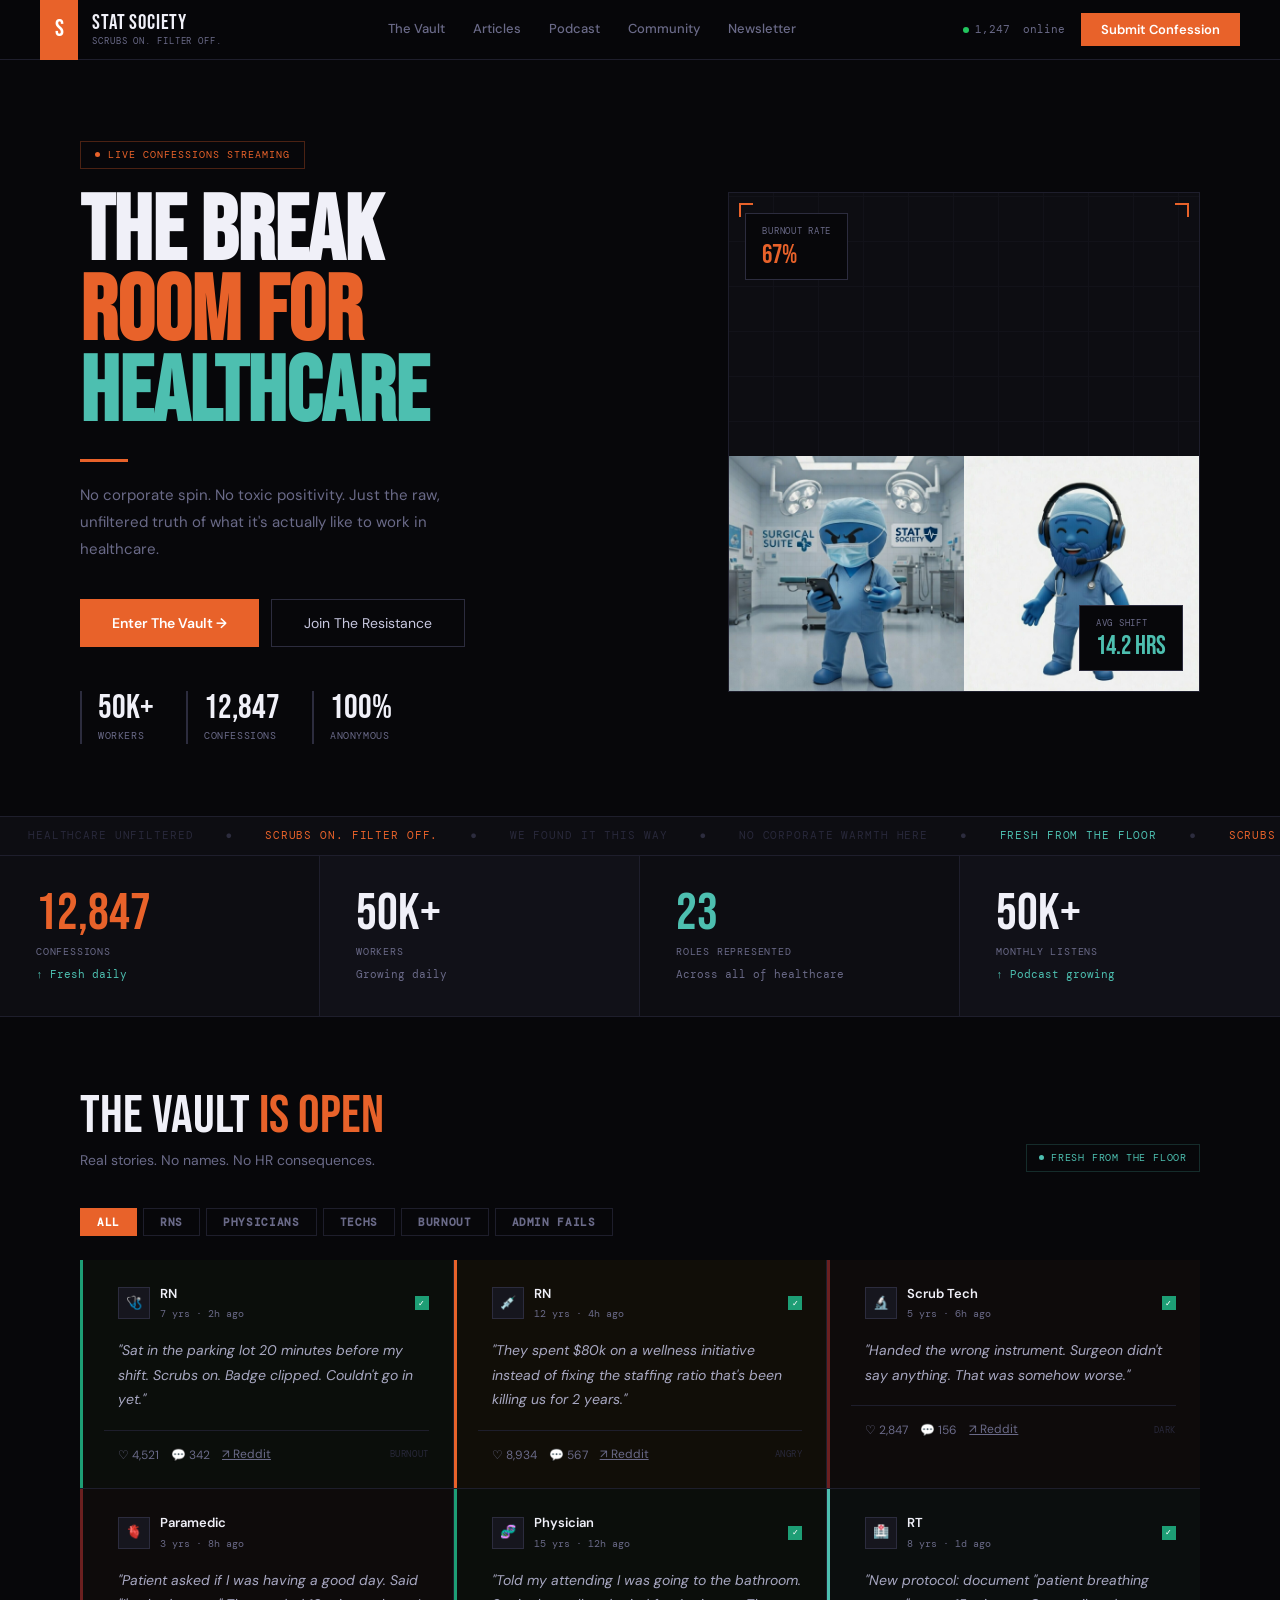
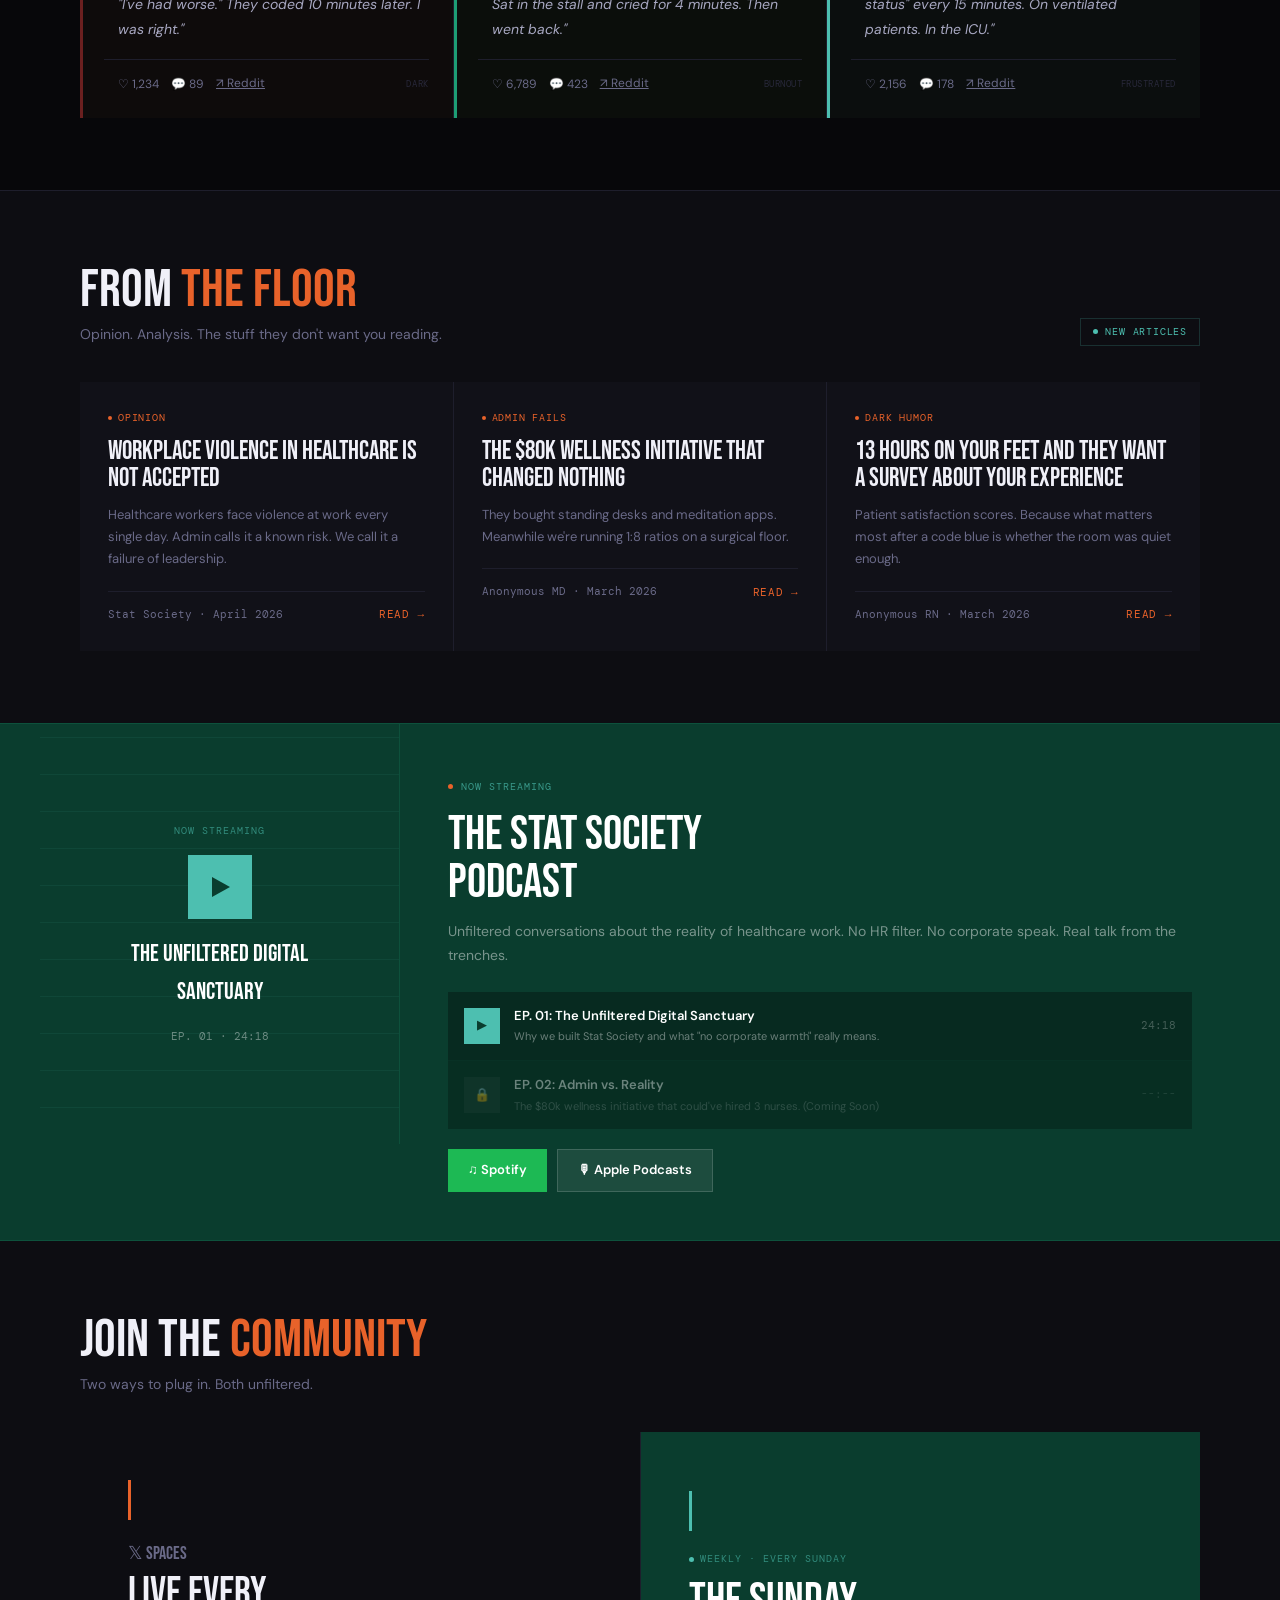
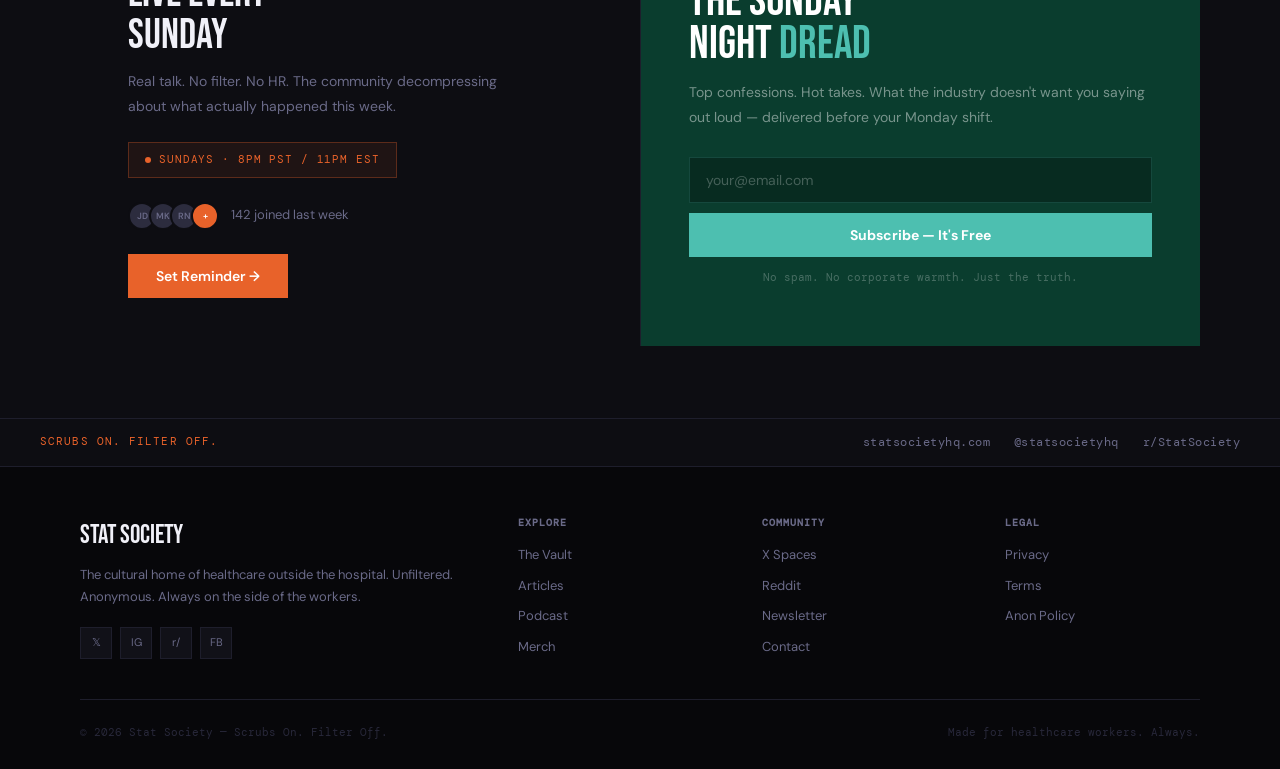
<file: index.html>
<!DOCTYPE html>
<html lang="en">
<head>
  <meta charset="UTF-8">
  <meta name="viewport" content="width=device-width, initial-scale=1.0">
  <title>Stat Society | Scrubs On. Filter Off.</title>
  <meta name="description" content="The break room for all of healthcare. No corporate spin. No toxic positivity. Real voices. Real medicine. No filter.">
  <meta property="og:title" content="Stat Society | Scrubs On. Filter Off.">
  <meta property="og:description" content="The break room for all of healthcare. Unfiltered. Anonymous. Always on the side of the workers.">
  <meta property="og:type" content="website">
  <meta name="twitter:card" content="summary_large_image">
  <link rel="icon" type="image/png" href="assets/icons/logo-round.png">
  <link rel="stylesheet" href="css/style.css">
  <link rel="preconnect" href="https://fonts.googleapis.com">
  <link rel="preconnect" href="https://fonts.gstatic.com" crossorigin>
  <link href="https://fonts.googleapis.com/css2?family=Bebas+Neue&family=DM+Sans:ital,wght@0,400;0,500;0,600;1,400&family=DM+Mono:wght@400;500&display=swap" rel="stylesheet">
</head>
<body>

  <!-- NAV -->
  <nav id="nav">
    <div class="logo">
      <div class="logo-sq">S</div>
      <div class="logo-text">
        <div class="logo-name">Stat Society</div>
        <div class="logo-tag">Scrubs On. Filter Off.</div>
      </div>
    </div>
    <div class="nav-links">
      <a href="#vault">The Vault</a>
      <a href="#articles">Articles</a>
      <a href="#podcast">Podcast</a>
      <a href="#community">Community</a>
      <a href="#newsletter">Newsletter</a>
    </div>
    <div class="nav-right">
      <div class="online-count">
        <div class="dot-live"></div>
        <span id="online-num">1,247</span>&nbsp;online
      </div>
      <button class="btn-nav" onclick="openConfessionModal()">Submit Confession</button>
    </div>
  </nav>

  <!-- HERO -->
  <section class="hero-section">
    <div class="hero-wrap">
      <div class="hero-left">
        <div class="hero-eyebrow">
          <div class="eyebrow-dot"></div>
          <span>Live Confessions Streaming</span>
        </div>
        <h1>
          <span class="h1-l1">The Break</span>
          <span class="h1-l2">Room For</span>
          <span class="h1-l3">Healthcare</span>
        </h1>
        <div class="hero-rule"></div>
        <p class="hero-sub">No corporate spin. No toxic positivity. Just the raw, unfiltered truth of what it's actually like to work in healthcare.</p>
        <div class="hero-ctas">
          <button class="cta-primary" onclick="document.getElementById('vault').scrollIntoView({behavior:'smooth'})">Enter The Vault →</button>
          <button class="cta-ghost" onclick="document.getElementById('newsletter').scrollIntoView({behavior:'smooth'})">Join The Resistance</button>
        </div>
        <div class="hero-nums">
          <div class="hnum"><div class="hnum-n">50K+</div><div class="hnum-l">Workers</div></div>
          <div class="hnum"><div class="hnum-n" id="confession-hero-count">12,847</div><div class="hnum-l">Confessions</div></div>
          <div class="hnum"><div class="hnum-n">100%</div><div class="hnum-l">Anonymous</div></div>
        </div>
      </div>
      <div class="hero-right">
        <div class="mascot-bg">
          <div class="mascot-grid-overlay"></div>
          <div class="corner cm-tl"></div><div class="corner cm-tr"></div>
          <div class="corner cm-bl"></div><div class="corner cm-br"></div>
          <div class="mascot-slots">
            <div class="mslot"><img src="assets/images/dr-blue.jpg" alt="Dr. Blue"></div>
            <div class="mslot"><img src="assets/images/dr-beard.jpg" alt="Dr. Beard"></div>
          </div>
          <div class="mstat mstat-tl">
            <div class="mstat-l">Burnout Rate</div>
            <div class="mstat-v orange">67%</div>
          </div>
          <div class="mstat mstat-br">
            <div class="mstat-l">Avg Shift</div>
            <div class="mstat-v teal">14.2 hrs</div>
          </div>
        </div>
      </div>
    </div>
  </section>

  <!-- TICKER -->
  <div class="ticker">
    <div class="ticker-track">
      <span class="ti">Healthcare Unfiltered</span><span class="ti sep">●</span>
      <span class="ti hot">Scrubs On. Filter Off.</span><span class="ti sep">●</span>
      <span class="ti">We Found It This Way</span><span class="ti sep">●</span>
      <span class="ti">No Corporate Warmth Here</span><span class="ti sep">●</span>
      <span class="ti teal">Fresh From The Floor</span><span class="ti sep">●</span>
      <span class="ti hot">Scrubs On. Filter Off.</span><span class="ti sep">●</span>
      <span class="ti">Side Of The Workers Always</span><span class="ti sep">●</span>
      <span class="ti">Now Podcasting</span><span class="ti sep">●</span>
      <span class="ti teal">Fresh From The Floor</span><span class="ti sep">●</span>
      <span class="ti hot">Scrubs On. Filter Off.</span><span class="ti sep">●</span>
      <span class="ti">Healthcare Unfiltered</span><span class="ti sep">●</span>
      <span class="ti hot">Scrubs On. Filter Off.</span><span class="ti sep">●</span>
      <span class="ti">We Found It This Way</span><span class="ti sep">●</span>
      <span class="ti">No Corporate Warmth Here</span><span class="ti sep">●</span>
      <span class="ti teal">Fresh From The Floor</span><span class="ti sep">●</span>
      <span class="ti hot">Scrubs On. Filter Off.</span><span class="ti sep">●</span>
      <span class="ti">Side Of The Workers Always</span><span class="ti sep">●</span>
      <span class="ti">Now Podcasting</span><span class="ti sep">●</span>
      <span class="ti teal">Fresh From The Floor</span><span class="ti sep">●</span>
      <span class="ti hot">Scrubs On. Filter Off.</span><span class="ti sep">●</span>
    </div>
  </div>

  <!-- STATS BAR -->
  <div class="stats-row">
    <div class="scell"><div class="sn orange" id="stat-confessions">12,847</div><div class="sl">Confessions</div><div class="sd teal">↑ Fresh daily</div></div>
    <div class="scell alt"><div class="sn">50K+</div><div class="sl">Workers</div><div class="sd muted">Growing daily</div></div>
    <div class="scell"><div class="sn teal">23</div><div class="sl">Roles Represented</div><div class="sd muted">Across all of healthcare</div></div>
    <div class="scell alt"><div class="sn">50K+</div><div class="sl">Monthly Listens</div><div class="sd teal">↑ Podcast growing</div></div>
  </div>

  <!-- CONFESSIONS VAULT -->
  <section class="vault-section" id="vault">
    <div class="wrap">
      <div class="sec-head">
        <div>
          <div class="sec-title">The Vault <em>Is Open</em></div>
          <div class="sec-sub">Real stories. No names. No HR consequences.</div>
        </div>
        <div class="fresh-tag"><div class="fresh-dot"></div>Fresh From The Floor</div>
      </div>
      <div class="filters" id="filters">
        <button class="fb on" onclick="filterConfessions(this,'all')">All</button>
        <button class="fb" onclick="filterConfessions(this,'rn')">RNs</button>
        <button class="fb" onclick="filterConfessions(this,'md')">Physicians</button>
        <button class="fb" onclick="filterConfessions(this,'tech')">Techs</button>
        <button class="fb" onclick="filterConfessions(this,'burnout')">Burnout</button>
        <button class="fb" onclick="filterConfessions(this,'admin')">Admin Fails</button>
      </div>
      <div id="confessions-loading" class="loading-state">
        <div class="loading-dots"><span></span><span></span><span></span></div>
        <p>Loading from the floor...</p>
      </div>
      <div class="cgrid" id="confessions-grid"></div>
      <button class="load-more-btn" id="load-more" onclick="loadMore()" style="display:none;">Load More Confessions ↓</button>
    </div>
  </section>

  <!-- ARTICLES -->
  <section class="articles-section" id="articles">
    <div class="wrap">
      <div class="sec-head">
        <div>
          <div class="sec-title">From <em>The Floor</em></div>
          <div class="sec-sub">Opinion. Analysis. The stuff they don't want you reading.</div>
        </div>
        <div class="fresh-tag"><div class="fresh-dot"></div>New Articles</div>
      </div>
      <div id="articles-loading" class="loading-state">
        <div class="loading-dots"><span></span><span></span><span></span></div>
        <p>Loading articles...</p>
      </div>
      <div class="articles-grid" id="articles-grid"></div>
    </div>
  </section>

  <!-- ARTICLE MODAL -->
  <div class="article-modal-overlay" id="article-modal" onclick="closeArticleModal(event)">
    <div class="article-modal">
      <button class="article-modal-close" onclick="closeArticleModal()">✕</button>
      <div class="article-modal-tag" id="modal-tag"></div>
      <div class="article-modal-title" id="modal-title"></div>
      <div class="article-modal-meta" id="modal-meta"></div>
      <div class="article-modal-body" id="modal-body"></div>
    </div>
  </div>

  <!-- PODCAST -->
  <section class="pod-section" id="podcast">
    <div class="pod-inner">
      <div class="pod-cover">
        <div class="pod-cover-grid"></div>
        <div class="pod-tag-txt">Now Streaming</div>
        <div class="pod-play" id="pod-play-btn" onclick="togglePlayer()">
          <div class="play-tri"></div>
        </div>
        <div class="pod-ep-title" id="pod-featured-title">The Unfiltered Digital Sanctuary</div>
        <div class="pod-host-txt" id="pod-featured-host">Hosted by Dr. Beard</div>
        <!-- Spotify embed player — swap YOUR_EPISODE_ID -->
        <div class="pod-player-embed" id="pod-embed" style="display:none;">
          <iframe id="spotify-embed"
            src=""
            allow="autoplay; clipboard-write; encrypted-media; fullscreen; picture-in-picture"
            loading="lazy">
          </iframe>
        </div>
      </div>
      <div class="pod-right">
        <div class="pod-eyebrow"><div class="eyebrow-dot"></div><span>Now Streaming</span></div>
        <div class="pod-big-title">The Stat Society<br>Podcast</div>
        <div class="pod-sub">Unfiltered conversations about the reality of healthcare work. No HR filter. No corporate speak. Real talk from the trenches.</div>
        <div class="ep-list" id="episodes-list">
          <div class="loading-state" style="padding:20px;">
            <div class="loading-dots"><span></span><span></span><span></span></div>
          </div>
        </div>
        <div class="plat-row">
          <a class="plat-btn spotify" id="spotify-link" href="#" target="_blank">♫ Spotify</a>
          <a class="plat-btn apple" id="apple-link" href="#" target="_blank">🎙 Apple Podcasts</a>
        </div>
      </div>
    </div>
  </section>

  <!-- COMMUNITY -->
  <section class="comm-section" id="community">
    <div class="wrap">
      <div class="sec-head">
        <div>
          <div class="sec-title">Join The <em>Community</em></div>
          <div class="sec-sub">Two ways to plug in. Both unfiltered.</div>
        </div>
      </div>
      <div class="comm-grid">
        <div class="spaces-card">
          <div class="spaces-platform">𝕏 Spaces</div>
          <div class="spaces-title">Live Every<br>Sunday</div>
          <div class="spaces-sub">Real talk. No filter. No HR. The community decompressing about what actually happened this week.</div>
          <div class="time-chip"><div class="time-dot"></div><div class="time-txt">Sundays · 8PM PST / 11PM EST</div></div>
          <div class="av-row">
            <div class="avs">
              <div class="av">JD</div><div class="av">MK</div><div class="av">RN</div><div class="av hot">+</div>
            </div>
            <div class="av-txt">142 joined last week</div>
          </div>
          <button class="btn-orange" onclick="showToast('Reminder set — Sundays 8PM PST! 🎙')">Set Reminder →</button>
        </div>
        <div class="nl-card" id="newsletter">
          <div class="nl-eyebrow"><div class="nl-dot"></div>Weekly · Every Sunday</div>
          <div class="nl-title">The Sunday<br>Night <em>Dread</em></div>
          <div class="nl-sub">Top confessions. Hot takes. What the industry doesn't want you saying out loud — delivered before your Monday shift.</div>
          <form class="nl-form" onsubmit="handleNewsletterSubmit(event)">
            <input class="nl-inp" type="email" placeholder="your@email.com" required>
            <button class="nl-btn" type="submit">Subscribe — It's Free</button>
          </form>
          <div class="nl-fine">No spam. No corporate warmth. Just the truth.</div>
        </div>
      </div>
    </div>
  </section>

  <!-- FOOTER -->
  <footer>
    <div class="footer-top-bar">
      <div class="ftb-motto">Scrubs On. Filter Off.</div>
      <div class="ftb-links">
        <a href="https://statsocietyhq.com" target="_blank">statsocietyhq.com</a>
        <a href="https://instagram.com/statsocietyhq" target="_blank">@statsocietyhq</a>
        <a href="https://reddit.com/r/StatSociety" target="_blank">r/StatSociety</a>
      </div>
    </div>
    <div class="footer-inner">
      <div class="footer-grid">
        <div class="ft-brand">
          <div class="ft-name">Stat Society</div>
          <div class="ft-desc">The cultural home of healthcare outside the hospital. Unfiltered. Anonymous. Always on the side of the workers.</div>
          <div class="ft-socs">
            <a class="ft-soc" href="https://twitter.com/Statsociet73928" target="_blank">𝕏</a>
            <a class="ft-soc" href="https://instagram.com/statsocietyhq" target="_blank">IG</a>
            <a class="ft-soc" href="https://reddit.com/r/StatSociety" target="_blank">r/</a>
            <a class="ft-soc" href="https://facebook.com/profile.php?id=61580589196637" target="_blank">FB</a>
          </div>
        </div>
        <div>
          <div class="ft-col-title">Explore</div>
          <div class="ft-links">
            <a href="#vault">The Vault</a><a href="#articles">Articles</a>
            <a href="#podcast">Podcast</a><a href="#">Merch</a>
          </div>
        </div>
        <div>
          <div class="ft-col-title">Community</div>
          <div class="ft-links">
            <a href="#community">X Spaces</a>
            <a href="https://reddit.com/r/StatSociety" target="_blank">Reddit</a>
            <a href="#newsletter">Newsletter</a><a href="#">Contact</a>
          </div>
        </div>
        <div>
          <div class="ft-col-title">Legal</div>
          <div class="ft-links">
            <a href="#">Privacy</a><a href="#">Terms</a><a href="#">Anon Policy</a>
          </div>
        </div>
      </div>
      <div class="footer-bot">
        <div class="ft-copy">© 2026 Stat Society — Scrubs On. Filter Off.</div>
        <div class="ft-copy">Made for healthcare workers. Always.</div>
      </div>
    </div>
  </footer>

  <!-- CONFESSION MODAL -->
  <div class="modal-overlay" id="confession-modal" onclick="closeConfessionModal(event)">
    <div class="modal">
      <button class="modal-close" onclick="closeConfessionModal()">✕</button>
      <div class="modal-icon">🩺</div>
      <h2 class="modal-title">Submit Anonymously</h2>
      <p class="modal-sub">No emails. No tracking. Just your truth.</p>
      <form onsubmit="handleConfessionSubmit(event)" class="modal-form">
        <div class="form-group">
          <label>Your Role</label>
          <select class="form-select" id="confession-role">
            <option>Registered Nurse (RN)</option>
            <option>Physician / MD / DO</option>
            <option>Respiratory Therapist</option>
            <option>Scrub Tech / Surgical Tech</option>
            <option>Paramedic / EMT</option>
            <option>Medical Assistant</option>
            <option>Pharmacist</option>
            <option>Other</option>
          </select>
        </div>
        <div class="form-group">
          <label>Category</label>
          <div class="cat-btns">
            <button type="button" class="cat-btn" onclick="selectCat(this)">Burnout</button>
            <button type="button" class="cat-btn" onclick="selectCat(this)">Admin Fail</button>
            <button type="button" class="cat-btn" onclick="selectCat(this)">Dark Humor</button>
            <button type="button" class="cat-btn" onclick="selectCat(this)">Patient Story</button>
          </div>
        </div>
        <div class="form-group">
          <label>Your Confession</label>
          <textarea class="form-textarea" id="confession-text" rows="4" placeholder="Tell us what happened..." required></textarea>
        </div>
        <button type="submit" class="modal-submit">Drop It Into The Void →</button>
        <p class="modal-fine">No PHI. No identifying details. By submitting you agree to our guidelines.</p>
      </form>
    </div>
  </div>

  <!-- TOAST -->
  <div id="toast"><div class="toast-check">✓</div><span id="toast-msg">Done!</span></div>

  <script src="js/config.js"></script>
  <script src="js/sheets.js"></script>
  <script src="js/app.js"></script>
</body>
</html>
</file>
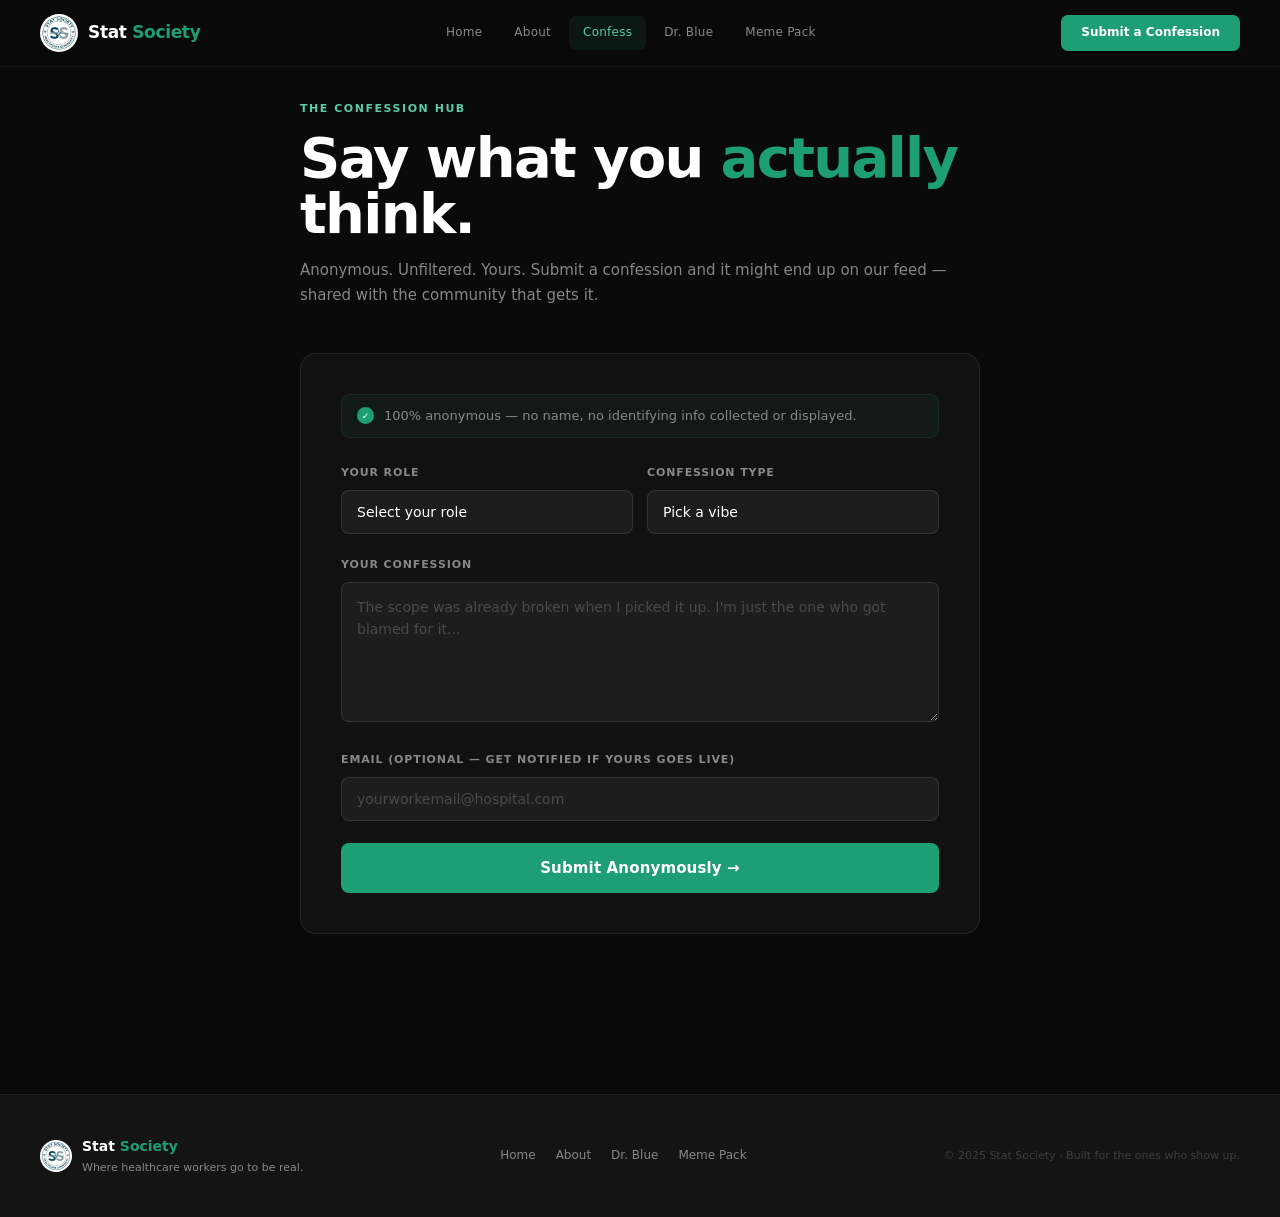
<file: confess.html>
<!DOCTYPE html>
<html lang="en">
<head>
<meta charset="UTF-8">
<meta name="viewport" content="width=device-width, initial-scale=1.0">
<title>Confess · Stat Society</title>
<meta name="description" content="Submit an anonymous healthcare confession to Stat Society.">
<style>
*,*::before,*::after{box-sizing:border-box;margin:0;padding:0}
:root{--teal:#1D9E75;--teal-dark:#0F6E56;--teal-mid:#5DCAA5;--black:#0a0a0a;--off:#141414;--card:#1a1a1a;--gray:#888;--white:#fff;--coral:#D85A30}
html{scroll-behavior:smooth}
body{font-family:'Segoe UI',system-ui,-apple-system,sans-serif;background:var(--black);color:var(--white);line-height:1.6;min-height:100vh}

nav{position:fixed;top:0;left:0;right:0;z-index:100;display:flex;align-items:center;justify-content:space-between;padding:14px 40px;background:rgba(10,10,10,0.92);backdrop-filter:blur(14px);border-bottom:1px solid rgba(255,255,255,0.05)}
.nav-brand{display:flex;align-items:center;gap:10px;text-decoration:none}
.nav-logo{width:38px;height:38px;border-radius:50%;object-fit:cover}
.nav-name{font-size:17px;font-weight:800;letter-spacing:-.02em;color:var(--white)}
.nav-name span{color:var(--teal)}
.nav-links{display:flex;gap:4px}
.nav-link{font-size:12px;font-weight:500;padding:7px 14px;border-radius:7px;color:var(--gray);transition:all .2s;text-decoration:none;letter-spacing:.02em}
.nav-link:hover{color:var(--white);background:rgba(255,255,255,0.05)}
.nav-link.active{color:var(--teal-mid);background:rgba(29,158,117,0.1)}

.page{padding:100px 40px 80px;max-width:760px;margin:0 auto}

.eyebrow{font-size:11px;font-weight:600;letter-spacing:.14em;text-transform:uppercase;color:var(--teal-mid);margin-bottom:12px}
h1{font-size:clamp(32px,5vw,56px);font-weight:800;letter-spacing:-.03em;line-height:1.0;margin-bottom:16px}
h1 .accent{color:var(--teal)}
.subtext{font-size:15px;font-weight:300;color:rgba(255,255,255,0.5);line-height:1.7;margin-bottom:44px}

.confession-box{background:rgba(255,255,255,0.03);border:1px solid rgba(255,255,255,0.08);border-radius:16px;padding:40px}
.anon-note{display:flex;align-items:center;gap:10px;font-size:13px;color:var(--gray);margin-bottom:26px;padding:11px 15px;background:rgba(29,158,117,0.07);border:1px solid rgba(29,158,117,0.14);border-radius:8px}
.anon-dot{width:17px;height:17px;border-radius:50%;background:var(--teal);display:flex;align-items:center;justify-content:center;font-size:9px;flex-shrink:0;color:#fff;font-weight:700}
.form-group{margin-bottom:22px}
.form-label{display:block;font-size:11px;font-weight:600;letter-spacing:.08em;text-transform:uppercase;color:var(--gray);margin-bottom:8px}
.form-select,.form-input,.form-textarea{width:100%;font-family:inherit;font-size:14px;background:rgba(255,255,255,0.05);border:1px solid rgba(255,255,255,0.1);border-radius:8px;color:var(--white);padding:13px 15px;outline:none;transition:border-color .2s;appearance:none;-webkit-appearance:none}
.form-select:focus,.form-input:focus,.form-textarea:focus{border-color:var(--teal)}
.form-select option{background:#1a1a1a}
.form-textarea{resize:vertical;min-height:140px;line-height:1.6}
.form-textarea::placeholder,.form-input::placeholder{color:rgba(255,255,255,0.2)}
.form-row{display:grid;grid-template-columns:1fr 1fr;gap:14px}
.submit-btn{width:100%;font-family:inherit;font-size:15px;font-weight:600;padding:16px;background:var(--teal);color:var(--white);border:none;border-radius:8px;cursor:pointer;transition:background .2s,transform .15s;letter-spacing:.01em}
.submit-btn:hover{background:var(--teal-dark);transform:translateY(-1px)}
.submit-btn:disabled{opacity:.6;cursor:not-allowed;transform:none}
.error-msg{font-size:13px;color:var(--coral);margin-top:10px;display:none}

.success-box{display:none;text-align:center;padding:60px 32px}
.success-box h2{font-size:28px;font-weight:800;color:var(--teal);letter-spacing:-.02em;margin-bottom:12px}
.success-box p{font-size:15px;color:var(--gray);line-height:1.7;max-width:400px;margin:0 auto 28px}
.success-icon{font-size:48px;margin-bottom:20px}

footer{background:var(--off);border-top:1px solid rgba(255,255,255,0.05);padding:40px;display:flex;align-items:center;justify-content:space-between;flex-wrap:wrap;gap:16px;margin-top:80px}
.footer-brand{display:flex;align-items:center;gap:10px;text-decoration:none}
.footer-logo{width:32px;height:32px;border-radius:50%;object-fit:cover}
.footer-name{font-size:14px;font-weight:800;color:var(--white)}
.footer-name span{color:var(--teal)}
.footer-tag{font-size:11px;color:var(--gray);margin-top:2px}
.footer-links{display:flex;gap:20px}
.footer-links a{font-size:12px;color:var(--gray);text-decoration:none;transition:color .2s}
.footer-links a:hover{color:var(--white)}
.footer-copy{font-size:11px;color:rgba(255,255,255,0.18)}

@media(max-width:768px){
  nav{padding:12px 20px}
  .nav-links{display:none}
  .page{padding:80px 20px 60px}
  .form-row{grid-template-columns:1fr}
  .confession-box{padding:24px 20px}
  footer{flex-direction:column;align-items:flex-start}
}
</style>
</head>
<body>

<nav>
  <a href="index.html" class="nav-brand">
    <img src="[data-uri]" class="nav-logo" alt="SS">
    <span class="nav-name">Stat <span>Society</span></span>
  </a>
  <div class="nav-links">
    <a href="index.html" class="nav-link">Home</a>
    <a href="about.html" class="nav-link">About</a>
    <a href="confess.html" class="nav-link active">Confess</a>
    <a href="drblue.html" class="nav-link">Dr. Blue</a>
    <a href="memes.html" class="nav-link">Meme Pack</a>
  </div>
  <a href="confess.html" style="font-size:12px;font-weight:600;padding:8px 20px;background:var(--teal);color:var(--white);border-radius:7px;text-decoration:none">Submit a Confession</a>
</nav>

<div class="page">
  <div id="formSection">
    <div class="eyebrow">The Confession Hub</div>
    <h1>Say what you <span class="accent">actually</span> think.</h1>
    <p class="subtext">Anonymous. Unfiltered. Yours. Submit a confession and it might end up on our feed — shared with the community that gets it.</p>

    <div class="confession-box">
      <div class="anon-note">
        <div class="anon-dot">✓</div>
        <span>100% anonymous — no name, no identifying info collected or displayed.</span>
      </div>

      <div class="form-row">
        <div class="form-group">
          <label class="form-label">Your role</label>
          <select class="form-select" id="role">
            <option value="" disabled selected>Select your role</option>
            <option>RN / Nurse</option>
            <option>Surgical Tech / CST</option>
            <option>Surgeon / Physician</option>
            <option>PA / NP</option>
            <option>CNA / Tech</option>
            <option>Paramedic / EMT</option>
            <option>Radiology / Imaging</option>
            <option>Pharmacy</option>
            <option>Admin / Coordinator</option>
            <option>Other Healthcare</option>
          </select>
        </div>
        <div class="form-group">
          <label class="form-label">Confession type</label>
          <select class="form-select" id="category">
            <option value="" disabled selected>Pick a vibe</option>
            <option>The system failed me</option>
            <option>I said what I said</option>
            <option>Equipment moment</option>
            <option>Management bingo</option>
            <option>Patient encounter</option>
            <option>The coworker moment</option>
            <option>I survived another shift</option>
            <option>The thing no one says out loud</option>
          </select>
        </div>
      </div>

      <div class="form-group">
        <label class="form-label">Your confession</label>
        <textarea class="form-textarea" id="confession" placeholder="The scope was already broken when I picked it up. I'm just the one who got blamed for it..."></textarea>
      </div>

      <div class="form-group">
        <label class="form-label">Email (optional — get notified if yours goes live)</label>
        <input class="form-input" type="email" id="emailOpt" placeholder="yourworkemail@hospital.com">
      </div>

      <button class="submit-btn" id="submitBtn" onclick="submitConfession()">Submit Anonymously →</button>
      <div class="error-msg" id="errorMsg">Something went wrong. Please try again in a moment.</div>
    </div>
  </div>

  <div class="success-box" id="successSection">
    <div class="success-icon">🩺</div>
    <h2>Confession received.</h2>
    <p>It's in the vault. If yours goes live on our feed, we'll let you know — anonymously, of course.<br><br>We see you. We got you.</p>
    <a href="index.html" style="display:inline-flex;align-items:center;gap:8px;font-size:14px;font-weight:600;padding:13px 26px;background:var(--teal);color:var(--white);border-radius:8px;text-decoration:none">Back to home →</a>
  </div>
</div>

<footer>
  <a href="index.html" class="footer-brand">
    <img src="[data-uri]" class="footer-logo" alt="SS">
    <div>
      <div class="footer-name">Stat <span>Society</span></div>
      <div class="footer-tag">Where healthcare workers go to be real.</div>
    </div>
  </a>
  <div class="footer-links">
    <a href="index.html">Home</a>
    <a href="about.html">About</a>
    <a href="drblue.html">Dr. Blue</a>
    <a href="memes.html">Meme Pack</a>
  </div>
  <div class="footer-copy">© 2025 Stat Society · Built for the ones who show up.</div>
</footer>

<script>
async function submitConfession() {
  const confession = document.getElementById('confession').value.trim();
  const role       = document.getElementById('role').value;
  const category   = document.getElementById('category').value;
  const email      = document.getElementById('emailOpt').value.trim();
  const btn        = document.getElementById('submitBtn');
  const errEl      = document.getElementById('errorMsg');

  errEl.style.display = 'none';

  if (!confession) {
    document.getElementById('confession').style.borderColor = '#D85A30';
    document.getElementById('confession').focus();
    return;
  }
  document.getElementById('confession').style.borderColor = '';

  btn.disabled    = true;
  btn.textContent = 'Submitting…';

  try {
    const res = await fetch("https://hook.us2.make.com/it2m5b7t396hrx9oh76h7h7fvov7m42k", {
      method:  'POST',
      headers: { 'Content-Type': 'application/json' },
      body: JSON.stringify({
        role:       role      || 'Not specified',
        category:   category  || 'Not specified',
        confession: confession,
        email:      email     || '',
        submitted:  new Date().toISOString()
      })
    });

    if (res.ok || res.status === 200) {
      document.getElementById('formSection').style.display  = 'none';
      document.getElementById('successSection').style.display = 'block';
      window.scrollTo({ top: 0, behavior: 'smooth' });
    } else {
      throw new Error('Server error');
    }
  } catch (e) {
    btn.disabled    = false;
    btn.textContent = 'Submit Anonymously →';
    errEl.style.display = 'block';
  }
}
</script>
</body>
</html>
</file>
<file: css/style.css>
/* ============================================================
   STAT SOCIETY — style.css
   Scrubs On. Filter Off.
   ============================================================ */

*, *::before, *::after { margin: 0; padding: 0; box-sizing: border-box; }

:root {
  --bg:    #07070a;
  --s1:    #0d0d12;
  --s2:    #111118;
  --s3:    #16161e;
  --s4:    #1c1c26;
  --brd:   #1e1e2c;
  --brd2:  #2c2c3e;
  --or:    #E8622A;
  --or2:   #c94d1c;
  --tl:    #1D9E75;
  --tl2:   #4DBFB0;
  --tl-dk: #0a3d2e;
  --tx:    #f0f0f8;
  --mt:    #6a6a88;
  --dm:    #28283a;
  --lt:    #c8c8e0;
}

html { scroll-behavior: smooth; }

body {
  background: var(--bg);
  color: var(--tx);
  font-family: 'DM Sans', sans-serif;
  font-size: 15px;
  line-height: 1.6;
  overflow-x: hidden;
}

@keyframes blink   { 0%,100%{opacity:1;} 50%{opacity:.25;} }
@keyframes scroll  { 0%{transform:translateX(0);} 100%{transform:translateX(-50%);} }
@keyframes fadeUp  { from{opacity:0;transform:translateY(16px);} to{opacity:1;transform:translateY(0);} }
@keyframes dotPulse{ 0%,80%,100%{transform:scale(0);} 40%{transform:scale(1);} }
@keyframes floatUp { 0%,100%{transform:translateY(0);} 50%{transform:translateY(-8px);} }

/* ── NAV ─────────────────────────────────────────── */
#nav {
  background: rgba(7,7,10,0.96);
  border-bottom: 1px solid var(--brd);
  padding: 0 40px;
  height: 60px;
  display: flex;
  align-items: center;
  justify-content: space-between;
  position: sticky;
  top: 0;
  z-index: 100;
  backdrop-filter: blur(12px);
}

.logo { display: flex; align-items: center; }
.logo-sq {
  width: 38px; height: 60px;
  background: var(--or);
  display: flex; align-items: center; justify-content: center;
  font-family: 'Bebas Neue', sans-serif;
  font-size: 24px; color: #fff; margin-right: 14px; flex-shrink: 0;
}
.logo-name { font-family: 'Bebas Neue', sans-serif; font-size: 21px; letter-spacing: 0.04em; line-height: 1.1; }
.logo-tag  { font-family: 'DM Mono', monospace; font-size: 9px; color: var(--mt); letter-spacing: 0.1em; text-transform: uppercase; }
.nav-links { display: flex; gap: 28px; }
.nav-links a { color: var(--mt); font-size: 13px; font-weight: 500; text-decoration: none; transition: color .15s; }
.nav-links a:hover { color: var(--tx); }
.nav-right { display: flex; align-items: center; gap: 16px; }
.online-count { display: flex; align-items: center; gap: 6px; font-size: 11px; color: var(--mt); font-family: 'DM Mono', monospace; }
.dot-live { width: 6px; height: 6px; background: #22c55e; border-radius: 50%; animation: blink 2s infinite; }
.btn-nav { background: var(--or); color: #fff; border: none; padding: 8px 20px; font-size: 13px; font-weight: 600; cursor: pointer; font-family: 'DM Sans', sans-serif; transition: background .15s; }
.btn-nav:hover { background: var(--or2); }

/* ── HERO ────────────────────────────────────────── */
.hero-section { background: var(--bg); }
.hero-wrap {
  max-width: 1200px; margin: 0 auto;
  padding: 80px 40px 72px;
  display: grid; grid-template-columns: 1.1fr 0.9fr;
  gap: 72px; align-items: center;
}
.hero-eyebrow { display: inline-flex; align-items: center; gap: 8px; margin-bottom: 24px; border: 1px solid rgba(232,98,42,0.3); padding: 5px 14px; }
.eyebrow-dot { width: 5px; height: 5px; background: var(--or); border-radius: 50%; animation: blink 1.5s infinite; }
.hero-eyebrow span { font-family: 'DM Mono', monospace; font-size: 10px; color: var(--or); text-transform: uppercase; letter-spacing: 0.1em; }
h1 { font-family: 'Bebas Neue', sans-serif; line-height: 0.88; margin-bottom: 24px; }
.h1-l1 { font-size: 92px; color: var(--tx); display: block; }
.h1-l2 { font-size: 92px; color: var(--or); display: block; }
.h1-l3 { font-size: 92px; color: var(--tl2); display: block; }
.hero-rule { width: 48px; height: 3px; background: var(--or); margin-bottom: 20px; }
.hero-sub { color: var(--mt); font-size: 15px; line-height: 1.8; max-width: 420px; margin-bottom: 36px; }
.hero-ctas { display: flex; gap: 12px; margin-bottom: 44px; }
.cta-primary { background: var(--or); color: #fff; border: none; padding: 14px 32px; font-size: 14px; font-weight: 600; cursor: pointer; font-family: 'DM Sans', sans-serif; transition: background .15s, transform .1s; }
.cta-primary:hover { background: var(--or2); transform: translateY(-1px); }
.cta-ghost { background: transparent; color: var(--lt); border: 1px solid var(--brd2); padding: 14px 32px; font-size: 14px; cursor: pointer; font-family: 'DM Sans', sans-serif; transition: border-color .15s; }
.cta-ghost:hover { border-color: var(--mt); }
.hero-nums { display: flex; gap: 32px; }
.hnum { border-left: 2px solid var(--brd2); padding-left: 16px; }
.hnum-n { font-family: 'Bebas Neue', sans-serif; font-size: 34px; line-height: 1; color: var(--tx); }
.hnum-l { font-size: 10px; color: var(--mt); font-family: 'DM Mono', monospace; text-transform: uppercase; letter-spacing: 0.06em; margin-top: 3px; }

/* ── MASCOT ZONE ─────────────────────────────────── */
.mascot-bg {
  background: var(--s1);
  border: 1px solid var(--brd);
  height: 500px;
  display: flex; align-items: flex-end; justify-content: center;
  gap: 0; padding: 0;
  position: relative; overflow: hidden;
}
.mascot-grid-overlay {
  position: absolute; inset: 0;
  background:
    repeating-linear-gradient(0deg, transparent, transparent 44px, var(--brd) 44px, var(--brd) 45px),
    repeating-linear-gradient(90deg, transparent, transparent 44px, var(--brd) 44px, var(--brd) 45px);
  opacity: .3;
}
.corner { position: absolute; width: 14px; height: 14px; }
.cm-tl { top: 10px; left: 10px; border-top: 2px solid var(--or); border-left: 2px solid var(--or); }
.cm-tr { top: 10px; right: 10px; border-top: 2px solid var(--or); border-right: 2px solid var(--or); }
.cm-bl { bottom: 10px; left: 10px; border-bottom: 2px solid var(--or); border-left: 2px solid var(--or); }
.cm-br { bottom: 10px; right: 10px; border-bottom: 2px solid var(--or); border-right: 2px solid var(--or); }
.mascot-slots { position: relative; z-index: 1; display: flex; align-items: flex-end; height: 100%; width: 100%; }
.mslot { flex: 1; height: 100%; display: flex; align-items: flex-end; justify-content: center; overflow: hidden; border: none; background: transparent; }
.mslot img {
  width: 100%; height: 95%;
  object-fit: contain; object-position: bottom center;
  mix-blend-mode: luminosity;
  filter: contrast(1.05) brightness(0.95);
  transition: transform .4s ease;
  animation: floatUp 6s ease-in-out infinite;
}
.mslot:first-child img { animation-delay: 0s; }
.mslot:last-child img  { animation-delay: 3s; }
.mslot img:hover { transform: scale(1.04); }
.mstat { position: absolute; background: var(--bg); border: 1px solid var(--brd2); padding: 10px 16px; z-index: 2; }
.mstat-tl { top: 20px; left: 16px; }
.mstat-br { bottom: 20px; right: 16px; }
.mstat-l { font-size: 9px; color: var(--mt); font-family: 'DM Mono', monospace; text-transform: uppercase; letter-spacing: 0.08em; margin-bottom: 4px; }
.mstat-v { font-family: 'Bebas Neue', sans-serif; font-size: 26px; line-height: 1; }

/* ── TICKER ──────────────────────────────────────── */
.ticker { background: var(--s1); border-top: 1px solid var(--brd); border-bottom: 1px solid var(--brd); overflow: hidden; padding: 10px 0; }
.ticker-track { display: flex; white-space: nowrap; animation: scroll 30s linear infinite; }
.ti { padding: 0 28px; font-family: 'DM Mono', monospace; font-size: 11px; color: var(--dm); text-transform: uppercase; letter-spacing: 0.08em; }
.ti.hot  { color: var(--or); }
.ti.teal { color: var(--tl2); }
.ti.sep  { color: var(--brd2); padding: 0 4px; }

/* ── STATS BAR ───────────────────────────────────── */
.stats-row { display: grid; grid-template-columns: repeat(4,1fr); border-bottom: 1px solid var(--brd); }
.scell { padding: 32px 36px; border-right: 1px solid var(--brd); position: relative; background: var(--s1); }
.scell.alt { background: var(--s2); }
.scell:last-child { border-right: none; }
.scell::after { content:''; position:absolute; top:0;left:0;right:0; height:3px; opacity:0; transition:opacity .2s; }
.scell:hover::after { opacity:1; background:var(--or); }
.scell:nth-child(3):hover::after { background:var(--tl2); }
.sn { font-family: 'Bebas Neue', sans-serif; font-size: 52px; line-height: 1; margin-bottom: 4px; color: var(--tx); }
.sl { font-size: 10px; text-transform: uppercase; letter-spacing: 0.08em; font-family: 'DM Mono', monospace; color: var(--mt); }
.sd { font-size: 11px; font-family: 'DM Mono', monospace; margin-top: 6px; color: var(--mt); }
.orange { color: var(--or); }
.teal   { color: var(--tl2); }
.muted  { color: var(--mt); }

/* ── SHARED SECTION UTILS ────────────────────────── */
.wrap { max-width: 1200px; margin: 0 auto; padding: 0 40px; }
.vault-section  { padding: 72px 0; background: var(--bg); }
.comm-section   { padding: 72px 0; background: var(--s1); }
.sec-head { display: flex; align-items: flex-end; justify-content: space-between; margin-bottom: 36px; }
.sec-title { font-family: 'Bebas Neue', sans-serif; font-size: 54px; line-height: 1; }
.sec-title em { color: var(--or); font-style: normal; }
.sec-sub { color: var(--mt); font-size: 14px; margin-top: 6px; line-height: 1.65; }
.fresh-tag { display: inline-flex; align-items: center; gap: 7px; font-family: 'DM Mono', monospace; font-size: 10px; color: var(--tl2); text-transform: uppercase; letter-spacing: 0.08em; border: 1px solid rgba(77,191,176,0.2); padding: 5px 12px; }
.fresh-dot { width: 5px; height: 5px; background: var(--tl2); border-radius: 50%; animation: blink 2s infinite; }

/* ── FILTERS ─────────────────────────────────────── */
.filters { display: flex; gap: 6px; margin-bottom: 24px; flex-wrap: wrap; }
.fb { background: transparent; color: var(--mt); border: 1px solid var(--brd); padding: 6px 16px; font-size: 11px; font-weight: 600; cursor: pointer; font-family: 'DM Mono', monospace; letter-spacing: 0.06em; text-transform: uppercase; transition: all .15s; }
.fb:hover { color: var(--tx); border-color: var(--brd2); }
.fb.on { background: var(--or); color: #fff; border-color: var(--or); }

/* ── CONFESSION CARDS ────────────────────────────── */
.cgrid { display: grid; grid-template-columns: repeat(3,1fr); gap: 1px; background: var(--brd); }
.ccard { padding: 24px; position: relative; cursor: pointer; transition: filter .15s; background: var(--s1); animation: fadeUp .3s ease both; }
.ccard:hover { filter: brightness(1.15); }
.ccard.m-dark       { background: #0e0b0b; }
.ccard.m-burnout    { background: #0b0e0b; }
.ccard.m-angry      { background: #110e08; }
.ccard.m-exhausted  { background: #0b0b10; }
.ccard.m-frustrated { background: #0b0e0e; }
.ccard-bar { position: absolute; top:0;left:0;bottom:0; width: 3px; }
.bar-dark       { background: #6b2020; }
.bar-burnout    { background: var(--tl); }
.bar-angry      { background: var(--or); }
.bar-exhausted  { background: #4040a0; }
.bar-frustrated { background: var(--tl2); }
.ccard-top { display: flex; align-items: center; gap: 10px; margin-bottom: 16px; padding-left: 14px; }
.ccard-av { width: 32px; height: 32px; background: var(--s3); border: 1px solid var(--brd2); display: flex; align-items: center; justify-content: center; font-size: 13px; flex-shrink: 0; }
.ccard-role { font-size: 13px; font-weight: 600; color: var(--tx); }
.ccard-time { font-size: 10px; color: var(--mt); font-family: 'DM Mono', monospace; margin-top: 2px; }
.ccard-v { margin-left: auto; background: var(--tl); width: 14px; height: 14px; display: flex; align-items: center; justify-content: center; font-size: 8px; color: #fff; }
.ccard-txt { font-size: 14px; color: #a8a8c2; line-height: 1.75; margin-bottom: 18px; padding-left: 14px; font-style: italic; }
.ccard-foot { display: flex; align-items: center; gap: 12px; border-top: 1px solid var(--brd); padding-top: 14px; padding-left: 14px; }
.cact { background: none; border: none; color: var(--mt); font-size: 12px; cursor: pointer; font-family: 'DM Sans', sans-serif; transition: color .15s; display: flex; align-items: center; gap: 4px; }
.cact:hover { color: var(--or); }
.cact.reddit:hover { color: #ff4500; }
.cmood { margin-left: auto; font-size: 9px; color: var(--dm); font-family: 'DM Mono', monospace; text-transform: uppercase; letter-spacing: 0.06em; }

/* loading */
.loading-state { padding: 48px; text-align: center; color: var(--mt); font-size: 13px; font-family: 'DM Mono', monospace; }
.loading-dots { display: flex; justify-content: center; gap: 6px; margin-bottom: 12px; }
.loading-dots span { width: 8px; height: 8px; background: var(--or); border-radius: 50%; animation: dotPulse 1.4s infinite; }
.loading-dots span:nth-child(2) { animation-delay: .2s; }
.loading-dots span:nth-child(3) { animation-delay: .4s; }
.load-more-btn { display: block; width: 100%; padding: 18px; background: var(--s1); border: none; border-top: 1px solid var(--brd); color: var(--mt); font-size: 11px; font-weight: 600; cursor: pointer; font-family: 'DM Mono', monospace; letter-spacing: 0.1em; text-transform: uppercase; transition: all .15s; margin-top: 1px; }
.load-more-btn:hover { background: var(--s2); color: var(--tx); }

/* ── ARTICLES SECTION ────────────────────────────── */
.articles-section { padding: 72px 0; background: var(--s1); border-top: 1px solid var(--brd); }
.articles-grid { display: grid; grid-template-columns: repeat(3,1fr); gap: 1px; background: var(--brd); }
.article-card { background: var(--s2); padding: 28px; position: relative; cursor: pointer; transition: background .15s; }
.article-card:hover { background: var(--s3); }
.article-card::before { content:''; position:absolute; top:0;left:0;right:0; height:3px; background:var(--or); opacity:0; transition:opacity .2s; }
.article-card:hover::before { opacity:1; }
.article-tag { font-family:'DM Mono',monospace; font-size:10px; color:var(--or); text-transform:uppercase; letter-spacing:0.08em; margin-bottom:12px; display:flex; align-items:center; gap:6px; }
.article-tag-dot { width:4px; height:4px; background:var(--or); border-radius:50%; }
.article-title { font-family:'Bebas Neue',sans-serif; font-size:26px; line-height:1.05; color:var(--tx); margin-bottom:12px; }
.article-summary { font-size:13px; color:var(--mt); line-height:1.7; margin-bottom:20px; }
.article-meta { display:flex; align-items:center; justify-content:space-between; border-top:1px solid var(--brd); padding-top:14px; }
.article-author { font-size:11px; color:var(--mt); font-family:'DM Mono',monospace; }
.article-read-btn { font-size:11px; color:var(--or); font-family:'DM Mono',monospace; text-transform:uppercase; letter-spacing:0.06em; cursor:pointer; background:none; border:none; transition:color .15s; }
.article-read-btn:hover { color:var(--or2); }

/* ARTICLE MODAL */
.article-modal-overlay { position:fixed; inset:0; background:rgba(0,0,0,0.92); z-index:200; display:none; align-items:flex-start; justify-content:center; padding:40px 20px; overflow-y:auto; }
.article-modal-overlay.open { display:flex; }
.article-modal { background:var(--s1); border:1px solid var(--brd2); max-width:740px; width:100%; padding:48px; position:relative; animation:fadeUp .2s ease; margin:auto; }
.article-modal-close { position:absolute; top:16px; right:16px; background:var(--s3); border:1px solid var(--brd); color:var(--mt); font-size:14px; width:32px; height:32px; cursor:pointer; font-family:'DM Sans',sans-serif; transition:color .15s; }
.article-modal-close:hover { color:var(--tx); }
.article-modal-tag { font-family:'DM Mono',monospace; font-size:10px; color:var(--or); text-transform:uppercase; letter-spacing:0.1em; margin-bottom:16px; }
.article-modal-title { font-family:'Bebas Neue',sans-serif; font-size:48px; line-height:1; margin-bottom:12px; }
.article-modal-meta { font-size:11px; color:var(--mt); font-family:'DM Mono',monospace; margin-bottom:32px; padding-bottom:20px; border-bottom:1px solid var(--brd); }
.article-modal-body { font-size:15px; color:var(--lt); line-height:1.85; }
.article-modal-body p { margin-bottom:20px; }
.article-modal-body h2 { font-family:'Bebas Neue',sans-serif; font-size:28px; color:var(--tx); margin:32px 0 12px; }
.article-modal-body blockquote { border-left:3px solid var(--or); padding-left:20px; color:var(--mt); font-style:italic; margin:24px 0; }

/* ── PODCAST SECTION ─────────────────────────────── */
.pod-section { background: var(--tl-dk); border-top: 1px solid rgba(29,158,117,.2); border-bottom: 1px solid rgba(29,158,117,.2); }
.pod-inner { max-width: 1200px; margin: 0 auto; display: grid; grid-template-columns: 360px 1fr; align-items: start; }
.pod-cover { padding: 56px 40px; display: flex; flex-direction: column; align-items: center; justify-content: center; gap: 16px; position: relative; border-right: 1px solid rgba(29,158,117,.2); min-height: 420px; }
.pod-cover-grid { position: absolute; inset: 0; background: repeating-linear-gradient(0deg, transparent, transparent 36px, rgba(77,191,176,.08) 36px, rgba(77,191,176,.08) 37px); }
.pod-tag-txt { font-family: 'DM Mono', monospace; font-size: 10px; color: rgba(77,191,176,.6); text-transform: uppercase; letter-spacing: 0.1em; position: relative; z-index: 1; }
.pod-play { width: 64px; height: 64px; background: var(--tl2); display: flex; align-items: center; justify-content: center; cursor: pointer; position: relative; z-index: 1; transition: background .15s, transform .1s; border: none; }
.pod-play:hover { background: #fff; transform: scale(1.05); }
.pod-play:hover .play-tri { border-left-color: var(--tl-dk); }
.play-tri { width:0;height:0; border-top:10px solid transparent; border-bottom:10px solid transparent; border-left:18px solid var(--tl-dk); margin-left:3px; }
.pod-ep-title { font-family: 'Bebas Neue', sans-serif; font-size: 24px; color: #fff; text-align: center; position: relative; z-index: 1; padding: 0 16px; }
.pod-host-txt { font-size: 11px; color: rgba(255,255,255,.4); font-family: 'DM Mono', monospace; position: relative; z-index: 1; }

/* embed player */
.pod-player-embed { position:relative; z-index:1; width:100%; margin-top:8px; }
.pod-player-embed iframe { width:100%; height:80px; border:none; border-radius:4px; }

.pod-right { padding: 48px; }
.pod-eyebrow { display: inline-flex; align-items: center; gap: 8px; margin-bottom: 16px; }
.pod-eyebrow span { font-family: 'DM Mono', monospace; font-size: 10px; color: rgba(77,191,176,.7); text-transform: uppercase; letter-spacing: 0.1em; }
.pod-big-title { font-family: 'Bebas Neue', sans-serif; font-size: 48px; line-height: 1; color: #fff; margin-bottom: 12px; }
.pod-sub { color: rgba(255,255,255,.45); font-size: 14px; line-height: 1.75; margin-bottom: 24px; }

/* episode list from Sheets */
.ep-list { display: flex; flex-direction: column; gap: 1px; background: rgba(0,0,0,.2); }
.ep-row { background: rgba(0,0,0,.15); padding: 14px 16px; display: flex; align-items: center; gap: 14px; cursor: pointer; transition: background .15s; text-decoration: none; }
.ep-row:hover { background: rgba(0,0,0,.3); }
.ep-row.locked { opacity: .4; cursor: default; pointer-events: none; }
.ep-ic { width: 36px; height: 36px; background: rgba(255,255,255,.08); display: flex; align-items: center; justify-content: center; font-size: 13px; color: #fff; flex-shrink: 0; }
.ep-ic.live { background: var(--tl2); color: var(--tl-dk); }
.ep-info { flex: 1; }
.ep-n { font-size: 13px; font-weight: 600; color: #fff; }
.ep-d { font-size: 11px; color: rgba(255,255,255,.4); margin-top: 2px; }
.ep-dur { font-family: 'DM Mono', monospace; font-size: 11px; color: rgba(255,255,255,.25); margin-left: auto; flex-shrink:0; }
.plat-row { display: flex; gap: 10px; margin-top: 20px; }
.plat-btn { display: flex; align-items: center; gap: 8px; padding: 10px 20px; font-size: 13px; font-weight: 600; border: none; cursor: pointer; font-family: 'DM Sans', sans-serif; transition: opacity .15s; text-decoration: none; }
.plat-btn:hover { opacity: .85; }
.spotify { background: #1DB954; color: #fff; }
.apple   { background: rgba(255,255,255,.08); color: #fff; border: 1px solid rgba(255,255,255,.15); }

/* ── COMMUNITY ───────────────────────────────────── */
.comm-grid { display: grid; grid-template-columns: 1fr 1fr; gap: 1px; background: var(--brd); }
.spaces-card { background: var(--s1); padding: 48px; }
.spaces-card::before { content:''; display:block; width:3px; height:40px; background:var(--or); margin-bottom:20px; }
.spaces-platform { font-family:'Bebas Neue',sans-serif; font-size:18px; color:var(--mt); margin-bottom:4px; }
.spaces-title { font-family:'Bebas Neue',sans-serif; font-size:42px; line-height:1; margin-bottom:12px; }
.spaces-sub { color:var(--mt); font-size:14px; line-height:1.75; margin-bottom:24px; max-width:380px; }
.time-chip { display:inline-flex; align-items:center; gap:8px; border:1px solid rgba(232,98,42,.3); background:rgba(232,98,42,.08); padding:8px 16px; margin-bottom:24px; }
.time-dot { width:6px;height:6px; background:var(--or); border-radius:50%; animation:blink 1.5s infinite; }
.time-txt { font-family:'DM Mono',monospace; font-size:11px; color:var(--or); text-transform:uppercase; letter-spacing:0.08em; }
.av-row { display:flex; align-items:center; gap:12px; margin-bottom:24px; }
.avs { display:flex; }
.av { width:28px;height:28px; border-radius:50%; background:var(--brd2); border:2px solid var(--s1); margin-left:-7px; display:flex;align-items:center;justify-content:center; font-size:9px;font-weight:600;color:var(--mt); }
.av:first-child { margin-left:0; }
.av.hot { background:var(--or); color:#fff; }
.av-txt { font-size:13px; color:var(--mt); }
.btn-orange { background:var(--or);color:#fff;border:none;padding:13px 28px;font-size:14px;font-weight:600;cursor:pointer;font-family:'DM Sans',sans-serif;transition:background .15s; }
.btn-orange:hover { background:var(--or2); }

/* newsletter */
.nl-card { background:var(--tl-dk); padding:48px; display:flex; flex-direction:column; justify-content:center; }
.nl-card::before { content:''; display:block; width:3px; height:40px; background:var(--tl2); margin-bottom:20px; }
.nl-eyebrow { display:flex;align-items:center;gap:6px; font-family:'DM Mono',monospace; font-size:10px; color:rgba(77,191,176,.6); text-transform:uppercase; letter-spacing:0.1em; margin-bottom:14px; }
.nl-dot { width:5px;height:5px; background:var(--tl2);border-radius:50%;animation:blink 2s infinite; }
.nl-title { font-family:'Bebas Neue',sans-serif; font-size:46px; line-height:0.92; color:#fff; margin-bottom:14px; }
.nl-title em { color:var(--tl2); font-style:normal; }
.nl-sub { color:rgba(255,255,255,.45); font-size:14px; line-height:1.75; margin-bottom:28px; }
.nl-form { display:flex; flex-direction:column; gap:10px; }
.nl-inp { width:100%; background:rgba(0,0,0,.3); border:1px solid rgba(77,191,176,.2); padding:13px 16px; color:#fff; font-family:'DM Sans',sans-serif; font-size:14px; }
.nl-inp:focus { outline:none; border-color:var(--tl2); }
.nl-inp::placeholder { color:rgba(255,255,255,.25); }
.nl-btn { width:100%; background:var(--tl2);color:#fff;border:none;padding:13px;font-size:14px;font-weight:700;cursor:pointer;font-family:'DM Sans',sans-serif;transition:background .15s; }
.nl-btn:hover { background:var(--tl); }
.nl-fine { font-size:11px; color:rgba(255,255,255,.25); font-family:'DM Mono',monospace; text-align:center; margin-top:12px; }

/* ── FOOTER ──────────────────────────────────────── */
footer { background:var(--bg); border-top:1px solid var(--brd); }
.footer-top-bar { background:var(--s1); border-bottom:1px solid var(--brd); padding:0 40px; display:flex; align-items:center; justify-content:space-between; height:48px; }
.ftb-motto { font-family:'DM Mono',monospace; font-size:11px; color:var(--or); text-transform:uppercase; letter-spacing:0.1em; }
.ftb-links { display:flex; gap:24px; }
.ftb-links a { font-size:12px; color:var(--mt); text-decoration:none; font-family:'DM Mono',monospace; letter-spacing:0.04em; transition:color .15s; }
.ftb-links a:hover { color:var(--tx); }
.footer-inner { max-width:1200px; margin:0 auto; padding:48px 40px 28px; }
.footer-grid { display:grid; grid-template-columns:2fr 1fr 1fr 1fr; gap:48px; margin-bottom:40px; }
.ft-name { font-family:'Bebas Neue',sans-serif; font-size:26px; margin-bottom:8px; }
.ft-desc { color:var(--mt); font-size:13px; line-height:1.7; }
.ft-socs { display:flex; gap:8px; margin-top:18px; }
.ft-soc { width:32px;height:32px; background:var(--s2); border:1px solid var(--brd); display:flex;align-items:center;justify-content:center; font-size:11px;color:var(--mt); text-decoration:none; transition:all .15s; }
.ft-soc:hover { border-color:var(--or); color:var(--or); }
.ft-col-title { font-size:10px; font-weight:600; text-transform:uppercase; letter-spacing:0.1em; color:var(--mt); margin-bottom:14px; font-family:'DM Mono',monospace; }
.ft-links { display:flex; flex-direction:column; gap:10px; }
.ft-links a { color:var(--mt); font-size:13px; text-decoration:none; transition:color .15s; }
.ft-links a:hover { color:var(--tx); }
.footer-bot { padding-top:24px; border-top:1px solid var(--brd); display:flex; justify-content:space-between; }
.ft-copy { font-size:11px; color:var(--dm); font-family:'DM Mono',monospace; }

/* ── CONFESSION MODAL ────────────────────────────── */
.modal-overlay { position:fixed;inset:0; background:rgba(0,0,0,.85); z-index:200; display:none; align-items:center; justify-content:center; padding:20px; backdrop-filter:blur(4px); }
.modal-overlay.open { display:flex; }
.modal { background:var(--s1); border:1px solid var(--brd2); max-width:480px; width:100%; padding:40px; position:relative; animation:fadeUp .2s ease; }
.modal-close { position:absolute; top:16px;right:16px; background:var(--s3);border:1px solid var(--brd); color:var(--mt);font-size:14px; width:32px;height:32px; cursor:pointer;font-family:'DM Sans',sans-serif; transition:color .15s; }
.modal-close:hover { color:var(--tx); }
.modal-icon { font-size:32px; margin-bottom:12px; }
.modal-title { font-family:'Bebas Neue',sans-serif; font-size:32px; margin-bottom:4px; }
.modal-sub { color:var(--mt); font-size:13px; margin-bottom:24px; }
.modal-form { display:flex; flex-direction:column; gap:16px; }
.form-group { display:flex; flex-direction:column; gap:6px; }
.form-group label { font-size:11px; color:var(--mt); font-family:'DM Mono',monospace; text-transform:uppercase; letter-spacing:0.06em; }
.form-select,.form-textarea { background:var(--s3); border:1px solid var(--brd2); color:var(--tx); font-family:'DM Sans',sans-serif; font-size:14px; padding:10px 14px; width:100%; transition:border-color .15s; }
.form-select:focus,.form-textarea:focus { outline:none; border-color:var(--or); }
.form-textarea { resize:none; }
.cat-btns { display:flex; gap:8px; flex-wrap:wrap; }
.cat-btn { background:var(--s3); border:1px solid var(--brd2); color:var(--mt); padding:5px 14px; font-size:12px; cursor:pointer; font-family:'DM Sans',sans-serif; transition:all .15s; }
.cat-btn:hover,.cat-btn.selected { background:var(--or); border-color:var(--or); color:#fff; }
.modal-submit { background:var(--or);color:#fff;border:none;padding:14px;font-size:14px;font-weight:600;cursor:pointer;font-family:'DM Sans',sans-serif;transition:background .15s;margin-top:4px; }
.modal-submit:hover { background:var(--or2); }
.modal-fine { font-size:11px; color:var(--dm); font-family:'DM Mono',monospace; text-align:center; }

/* ── TOAST ───────────────────────────────────────── */
#toast { position:fixed; bottom:28px;right:28px; background:var(--s2); border-left:3px solid var(--or); border-top:1px solid var(--brd); border-right:1px solid var(--brd); border-bottom:1px solid var(--brd); color:var(--tx); padding:14px 20px; font-size:13px; transform:translateY(100px); opacity:0; transition:transform .25s,opacity .25s; z-index:300; display:flex; align-items:center; gap:10px; pointer-events:none; max-width:300px; }
#toast.show { transform:translateY(0); opacity:1; }
.toast-check { background:var(--or); width:16px;height:16px; display:flex;align-items:center;justify-content:center; font-size:9px;color:#fff;flex-shrink:0; }

/* ── RESPONSIVE ──────────────────────────────────── */
@media (max-width:900px){
  .hero-wrap    { grid-template-columns:1fr; gap:40px; }
  .h1-l1,.h1-l2,.h1-l3 { font-size:68px; }
  .mascot-bg    { height:320px; }
  .stats-row    { grid-template-columns:1fr 1fr; }
  .cgrid        { grid-template-columns:1fr 1fr; }
  .articles-grid{ grid-template-columns:1fr 1fr; }
  .pod-inner    { grid-template-columns:1fr; }
  .pod-cover    { border-right:none; border-bottom:1px solid rgba(29,158,117,.2); min-height:280px; }
  .comm-grid    { grid-template-columns:1fr; }
  .footer-grid  { grid-template-columns:1fr 1fr; }
  .nav-links    { display:none; }
}
@media (max-width:600px){
  #nav          { padding:0 20px; }
  .hero-wrap    { padding:48px 20px; }
  .wrap         { padding:0 20px; }
  .h1-l1,.h1-l2,.h1-l3 { font-size:52px; }
  .cgrid        { grid-template-columns:1fr; }
  .articles-grid{ grid-template-columns:1fr; }
  .stats-row    { grid-template-columns:1fr 1fr; }
  .footer-grid  { grid-template-columns:1fr; }
  .spaces-card,.nl-card { padding:32px 24px; }
  .footer-top-bar { flex-direction:column; height:auto; padding:12px 20px; gap:8px; }
  .article-modal { padding:28px 20px; }
  .article-modal-title { font-size:36px; }
}
</file>
